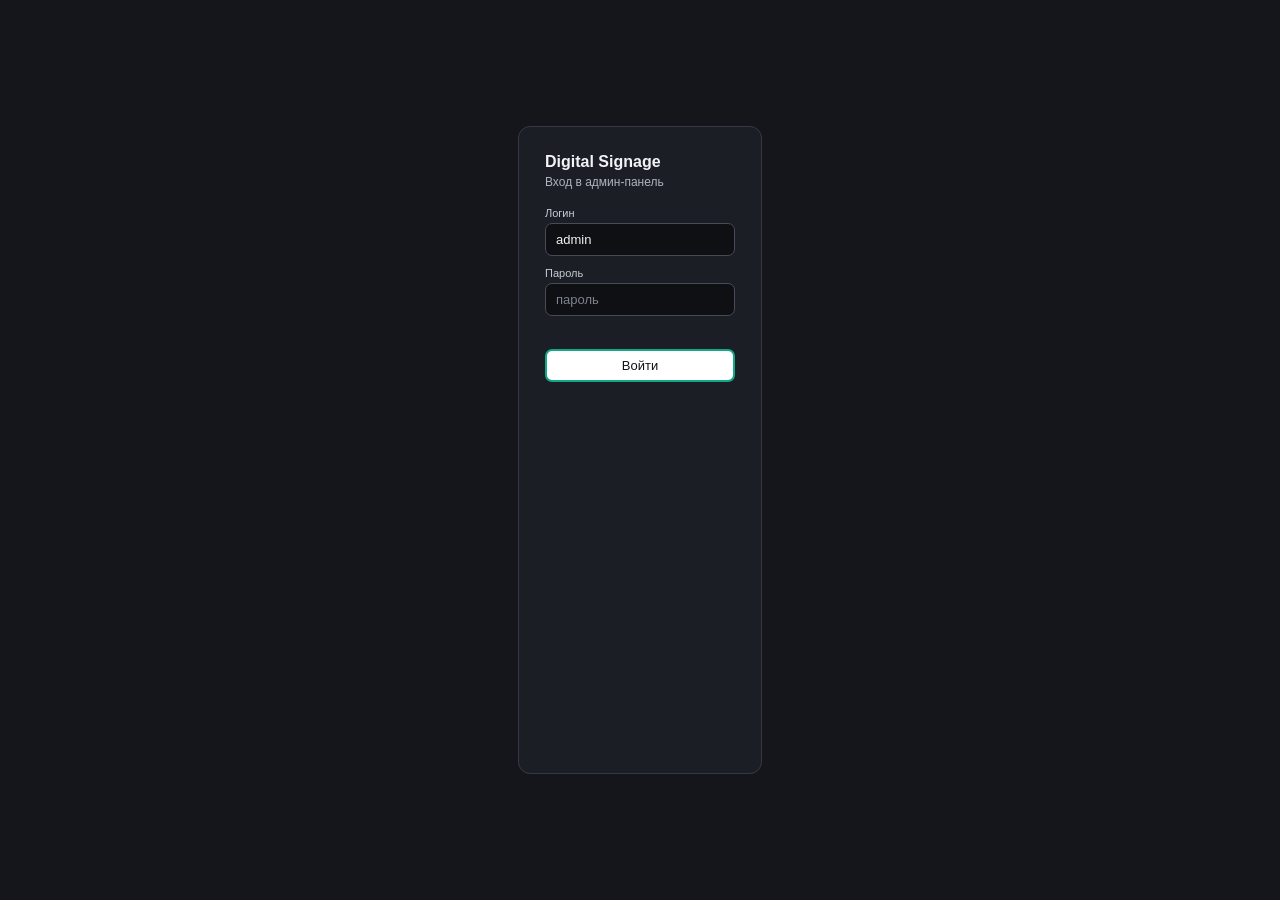
<file: server/static/index.html>
<!DOCTYPE html>
<html lang="ru">
<head>
<meta charset="UTF-8">
<meta name="viewport" content="width=device-width, initial-scale=1.0">
<title>Digital Signage — Админ-панель</title>
<link rel="stylesheet" href="css/style.css?v=20261105">

</head>
<body>
<div id="app"></div>
<div id="toast" class="toast"></div>

<script src="js/core/api.js?v=20261104"></script>
<script src="js/core/auth.js?v=20261104"></script>
<script src="js/core/layout.js?v=20261028"></script>
<script src="js/core/helpers.js?v=20261028"></script>
<script src="js/core/modal.js?v=20261026"></script>
<script src="js/views/dashboard.js?v=20261107"></script>
<script src="js/views/offsite.js?v=20261108"></script>
<script src="js/views/screens.js?v=20261103"></script>
<script src="js/views/media.js?v=20261104"></script>
<script src="js/views/media-preview.js?v=20261104"></script>
<script src="js/views/playlists.js?v=20261028"></script>
<script src="js/views/playlist-editor.js?v=20261028"></script>
<script src="js/views/placement-editor.js?v=20261028c"></script>
<script src="js/views/network-live.js?v=20261030b"></script>
<script src="js/views/broadcast-window.js?v=20261030a"></script>
<script src="js/views/ticker.js?v=20261103"></script>
<script src="js/views/schedule.js?v=20261028"></script>
<script src="js/views/reports.js?v=20260727e"></script>
<script src="js/views/campaigns.js?v=20260707"></script>
<script src="js/views/moderation.js?v=20261104"></script>
<script src="js/views/billing.js?v=20260706c"></script>
<script src="js/views/advertisers.js?v=20260728c"></script>
<script src="js/views/ota.js?v=20261028"></script>
<script src="js/views/settings.js?v=20261105"></script>
<script>
function val(id){ const e=document.getElementById(id); return e?e.value.trim():''; }

// старт
async function boot(){
  try{
    ME = await api('/me');
  }catch(e){ /* токен невалиден — api() уже покажет логин */ return; }
  // Форс-смена пароля по умолчанию: панель не открываем, пока не сменён.
  if(ME && ME.must_change_password){ renderForcePassword(); return; }
  // Cookie файлов медиатеки — до отрисовки: миниатюры первого же вью без неё
  // получили бы 401. Рекламодателю медиатека не положена.
  if(ME.role !== 'advertiser') await mediaSession();
  // Рекламодателю дашборд сети не положен — сразу его кабинет.
  renderApp(); nav(ME.role === 'advertiser' ? 'advertisers' : 'dash');
  // отметка активности (для отчёта по сессиям): сразу и каждые 2 минуты
  api('/session/ping',{method:'POST'}).catch(()=>{});
  setInterval(()=>{ if(TOKEN) api('/session/ping',{method:'POST'}).catch(()=>{}); }, 120000);
}
if(TOKEN){ boot(); } else { renderLogin(); }
</script>
<!-- ═══ WebSocket Real-Time Дашборд -->
<script src="js/core/ws-dashboard.js?v=20261030a"></script>
</body>
</html>
</file>
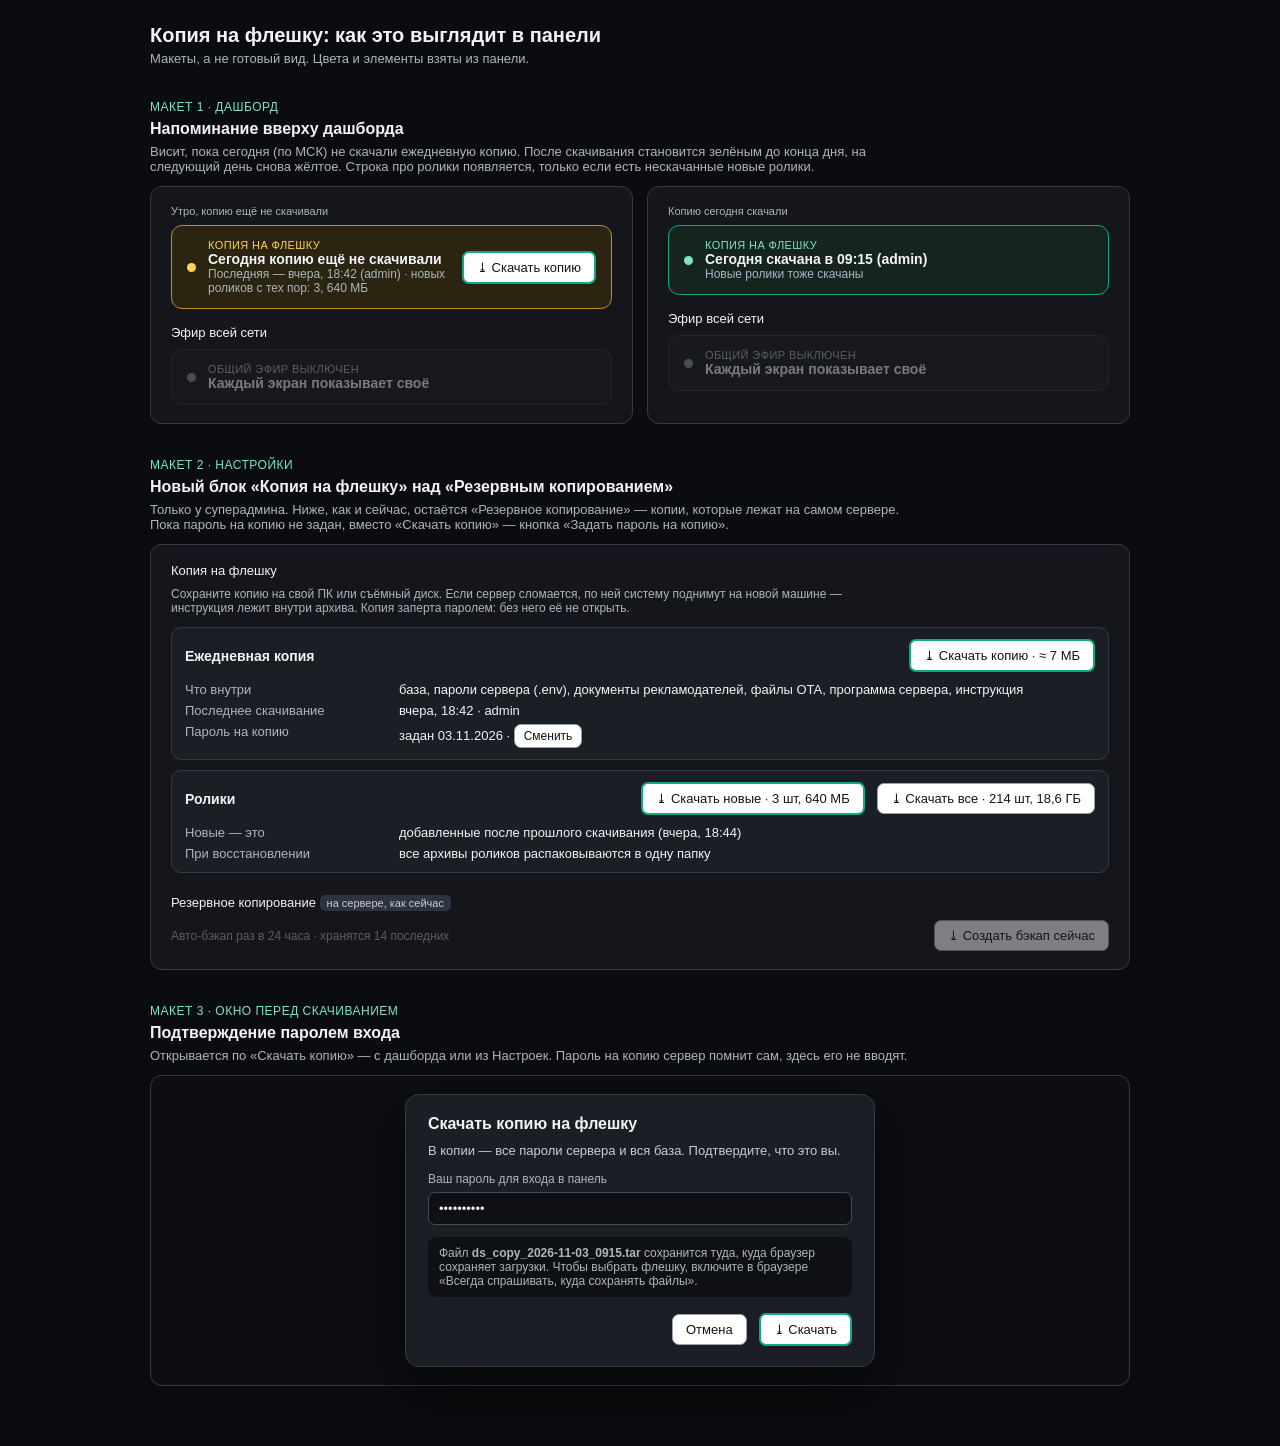
<file: docs/superpowers/specs/2026-11-03-offsite-copy-mockups.html>
<!DOCTYPE html>
<html lang="ru"><head><meta charset="utf-8"><title>Копия на флешку — макеты</title>
<!-- Одобрено пользователем 03.11.2026: макет 1 (дашборд), 2 (Настройки), 3 (окно перед скачиванием).
     Ответы: видит только суперадмин; без пароля на копию — кнопка «Задать пароль на копию»; MAX пока не надо. -->
<style>
:root{--bg:#14161b;--bg2:#0e1014;--panel:#1b1e25;--border:#2a2e37;--border2:#343a45;--txt:#f1f3f6;--txt2:#c7ccd4;--muted:#aeb4be;--dim:#8b919c;--accent:#7fe3c4;--accent2:#12a886;--danger:#ff8a7a;--danger2:#d83a2d;--warn:#ffd34d;}
*{box-sizing:border-box}
body{margin:0;background:#0b0c0f;color:var(--txt);font:14px -apple-system,BlinkMacSystemFont,"Segoe UI",Roboto,Arial,sans-serif;padding:24px 16px 60px}
.wrap{max-width:980px;margin:0 auto}
h1{font-size:20px;margin:0 0 4px} .lead{color:var(--muted);margin:0 0 26px;font-size:13px}
.step{font-size:12px;color:var(--accent);text-transform:uppercase;letter-spacing:.5px;margin:34px 0 6px}
h2{font-size:16px;margin:0 0 6px} .note{color:var(--muted);font-size:13px;margin:0 0 12px;max-width:760px}
.screen{background:var(--bg);border:1px solid var(--border2);border-radius:12px;padding:18px 20px}
.sec{font-size:13px;font-weight:500;margin:16px 0 9px}.sec:first-child{margin-top:0}
.muted{color:var(--muted)}
.cell{background:var(--panel);border:0.5px solid var(--border2);border-radius:10px;padding:11px 13px}
.banner{border-radius:11px;padding:13px 15px;display:flex;align-items:center;gap:12px;flex-wrap:wrap}
.banner.warn{background:#2a2410;border:1px solid #b8901f}
.banner.ok{background:#15241f;border:1px solid var(--accent2)}
.banner.off{background:var(--panel);border:0.5px solid var(--border2)}
.dot{width:9px;height:9px;border-radius:50%;flex:none}
.cap{font-size:11px;text-transform:uppercase;letter-spacing:.4px}
.btn{background:#fff;color:#111418;border:1px solid #9aa0ab;border-radius:7px;padding:7px 13px;font-size:13px;font-weight:500;display:inline-flex;align-items:center;gap:6px;cursor:default;white-space:nowrap}
.btn.primary{border:2px solid var(--accent2)} .btn.small{padding:4px 9px;font-size:12px}
.inp{width:100%;background:var(--bg2);border:0.5px solid #454b57;border-radius:7px;color:var(--txt);font-size:13px;padding:8px 10px}
.row{display:flex;align-items:center;gap:12px;flex-wrap:wrap}
.kv{display:grid;grid-template-columns:200px 1fr;gap:6px 14px;font-size:13px}
.kv .k{color:var(--muted)}
.ghost{opacity:.45}
.tag{display:inline-block;font-size:11px;padding:2px 7px;border-radius:5px;background:#2d3340;color:var(--txt2)}
.modal{max-width:470px;margin:0 auto;background:var(--panel);border:1px solid var(--border2);border-radius:14px;padding:20px 22px;box-shadow:0 20px 60px #0008}
.modal h3{margin:0 0 10px;font-size:16px}
.hint{font-size:12px;color:var(--muted);background:var(--bg2);border-radius:8px;padding:9px 11px;margin-top:12px}
.two{display:grid;grid-template-columns:1fr 1fr;gap:14px} @media(max-width:760px){.two{grid-template-columns:1fr}.kv{grid-template-columns:1fr}}
.q{margin-top:10px;font-size:13px;color:var(--warn)}
</style></head><body><div class="wrap">

<h1>Копия на флешку: как это выглядит в панели</h1>
<p class="lead">Макеты, а не готовый вид. Цвета и элементы взяты из панели.</p>

<div class="step">Макет 1 · Дашборд</div>
<h2>Напоминание вверху дашборда</h2>
<p class="note">Висит, пока сегодня (по МСК) не скачали ежедневную копию. После скачивания становится зелёным до конца дня, на следующий день снова жёлтое. Строка про ролики появляется, только если есть нескачанные новые ролики.</p>
<div class="two">
  <div class="screen">
    <div class="muted" style="font-size:11px;margin-bottom:8px">Утро, копию ещё не скачивали</div>
    <div class="banner warn">
      <span class="dot" style="background:var(--warn)"></span>
      <div style="flex:1;min-width:200px">
        <div class="cap" style="color:var(--warn)">Копия на флешку</div>
        <div style="font-weight:600">Сегодня копию ещё не скачивали</div>
        <div class="muted" style="font-size:12px">Последняя — вчера, 18:42 (admin) · новых роликов с тех пор: 3, 640 МБ</div>
      </div>
      <span class="btn primary">⤓ Скачать копию</span>
    </div>
    <div class="sec">Эфир всей сети</div>
    <div class="banner off ghost"><span class="dot" style="background:var(--dim)"></span><div><div class="cap muted">Общий эфир выключен</div><div style="font-weight:600">Каждый экран показывает своё</div></div></div>
  </div>
  <div class="screen">
    <div class="muted" style="font-size:11px;margin-bottom:8px">Копию сегодня скачали</div>
    <div class="banner ok">
      <span class="dot" style="background:var(--accent)"></span>
      <div style="flex:1;min-width:200px">
        <div class="cap" style="color:var(--accent)">Копия на флешку</div>
        <div style="font-weight:600">Сегодня скачана в 09:15 (admin)</div>
        <div class="muted" style="font-size:12px">Новые ролики тоже скачаны</div>
      </div>
    </div>
    <div class="sec">Эфир всей сети</div>
    <div class="banner off ghost"><span class="dot" style="background:var(--dim)"></span><div><div class="cap muted">Общий эфир выключен</div><div style="font-weight:600">Каждый экран показывает своё</div></div></div>
  </div>
</div>

<div class="step">Макет 2 · Настройки</div>
<h2>Новый блок «Копия на флешку» над «Резервным копированием»</h2>
<p class="note">Только у суперадмина. Ниже, как и сейчас, остаётся «Резервное копирование» — копии, которые лежат на самом сервере. Пока пароль на копию не задан, вместо «Скачать копию» — кнопка «Задать пароль на копию».</p>
<div class="screen">
  <div class="sec">Копия на флешку</div>
  <div class="muted" style="font-size:12px;margin-bottom:12px;max-width:720px">Сохраните копию на свой ПК или съёмный диск. Если сервер сломается, по ней систему поднимут на новой машине — инструкция лежит внутри архива. Копия заперта паролем: без него её не открыть.</div>
  <div class="cell" style="margin-bottom:10px">
    <div class="row" style="margin-bottom:10px">
      <div style="font-weight:600;flex:1">Ежедневная копия</div>
      <span class="btn primary">⤓ Скачать копию · ≈ 7 МБ</span>
    </div>
    <div class="kv">
      <div class="k">Что внутри</div><div>база, пароли сервера (.env), документы рекламодателей, файлы OTA, программа сервера, инструкция</div>
      <div class="k">Последнее скачивание</div><div>вчера, 18:42 · admin</div>
      <div class="k">Пароль на копию</div><div>задан 03.11.2026 · <span class="btn small">Сменить</span></div>
    </div>
  </div>
  <div class="cell">
    <div class="row" style="margin-bottom:10px">
      <div style="font-weight:600;flex:1">Ролики</div>
      <span class="btn primary">⤓ Скачать новые · 3 шт, 640 МБ</span>
      <span class="btn">⤓ Скачать все · 214 шт, 18,6 ГБ</span>
    </div>
    <div class="kv">
      <div class="k">Новые — это</div><div>добавленные после прошлого скачивания (вчера, 18:44)</div>
      <div class="k">При восстановлении</div><div>все архивы роликов распаковываются в одну папку</div>
    </div>
  </div>
  <div class="sec" style="margin-top:22px">Резервное копирование <span class="tag">на сервере, как сейчас</span></div>
  <div class="row ghost"><span class="muted" style="font-size:12px">Авто-бэкап раз в 24 часа · хранятся 14 последних</span><span class="btn" style="margin-left:auto">⤓ Создать бэкап сейчас</span></div>
</div>

<div class="step">Макет 3 · Окно перед скачиванием</div>
<h2>Подтверждение паролем входа</h2>
<p class="note">Открывается по «Скачать копию» — с дашборда или из Настроек. Пароль на копию сервер помнит сам, здесь его не вводят.</p>
<div class="screen" style="background:#0d0e12">
  <div class="modal">
    <h3>Скачать копию на флешку</h3>
    <div style="font-size:13px;color:var(--txt2)">В копии — все пароли сервера и вся база. Подтвердите, что это вы.</div>
    <div style="margin:14px 0 6px;font-size:12px" class="muted">Ваш пароль для входа в панель</div>
    <input class="inp" type="password" value="••••••••••">
    <div class="hint">Файл <b>ds_copy_2026-11-03_0915.tar</b> сохранится туда, куда браузер сохраняет загрузки. Чтобы выбрать флешку, включите в браузере «Всегда спрашивать, куда сохранять файлы».</div>
    <div class="row" style="margin-top:16px;justify-content:flex-end">
      <span class="btn">Отмена</span><span class="btn primary">⤓ Скачать</span>
    </div>
  </div>
</div>

</div></body></html>
</file>
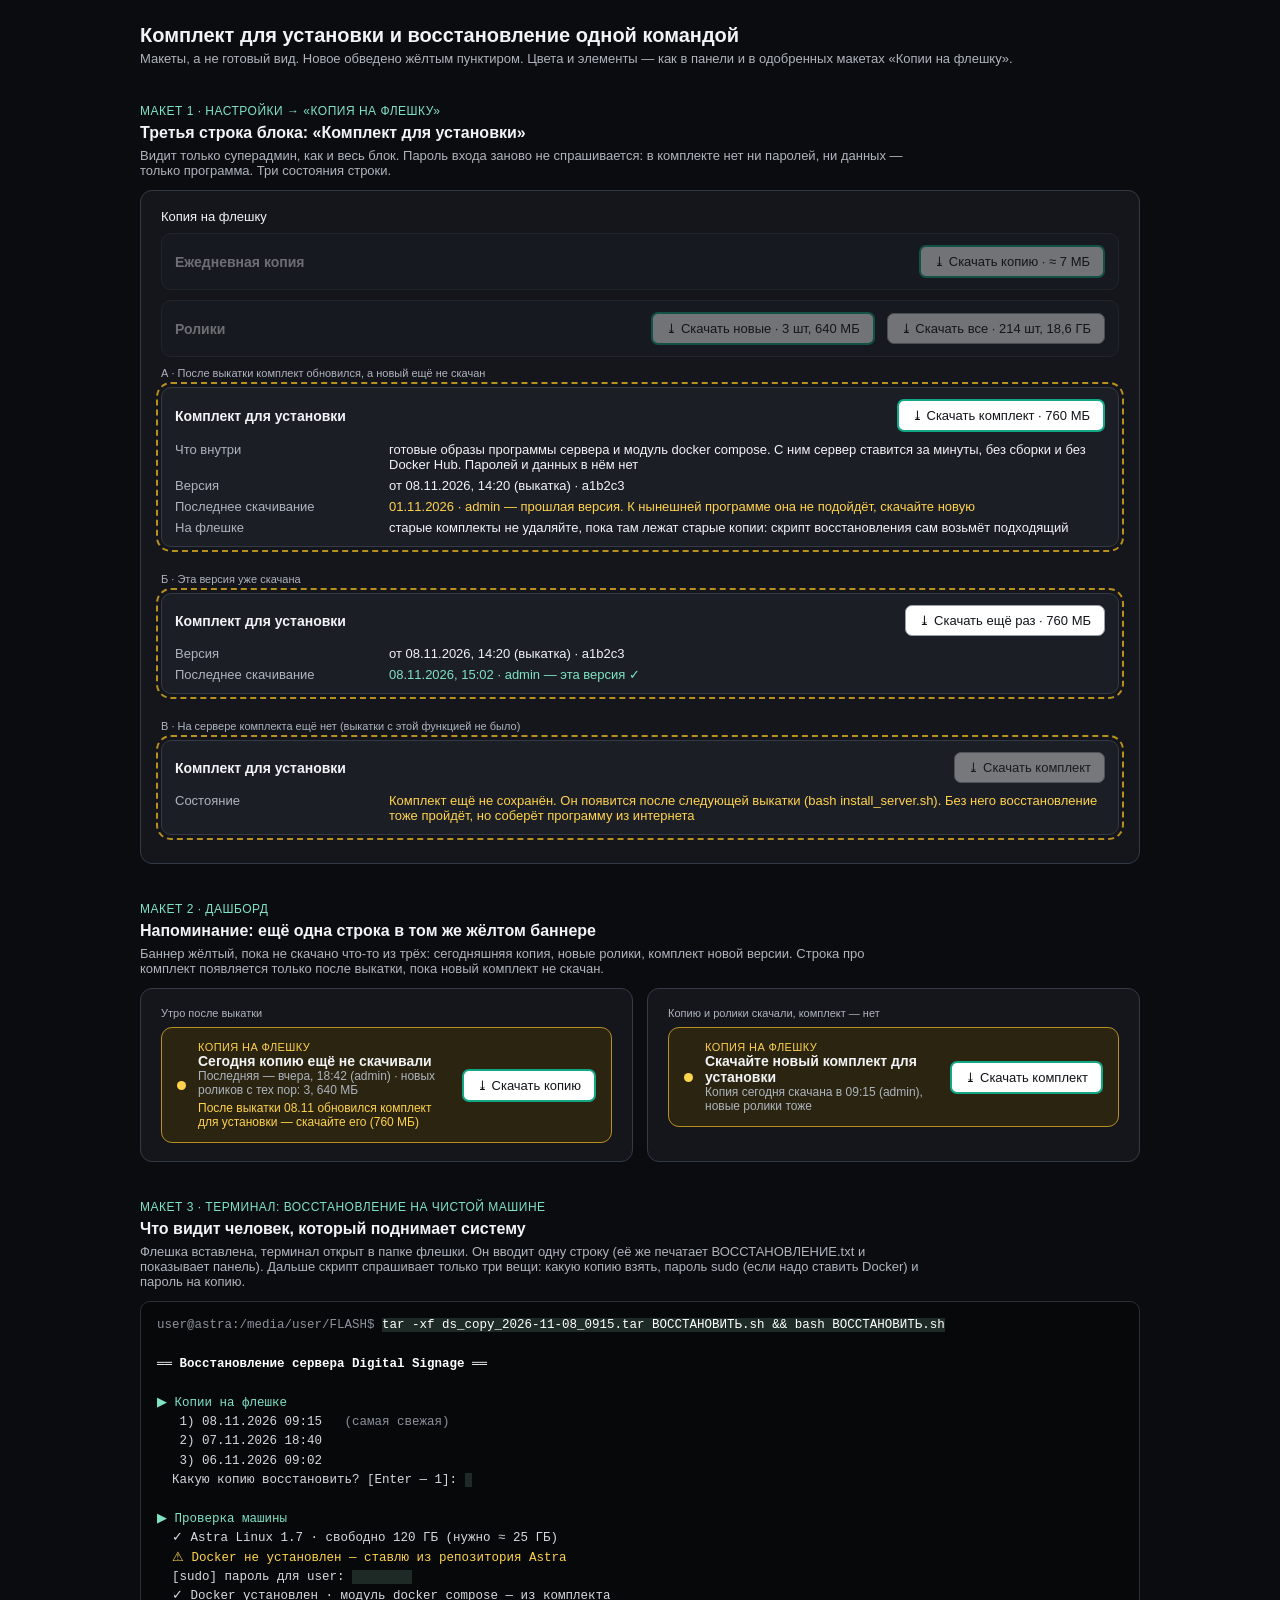
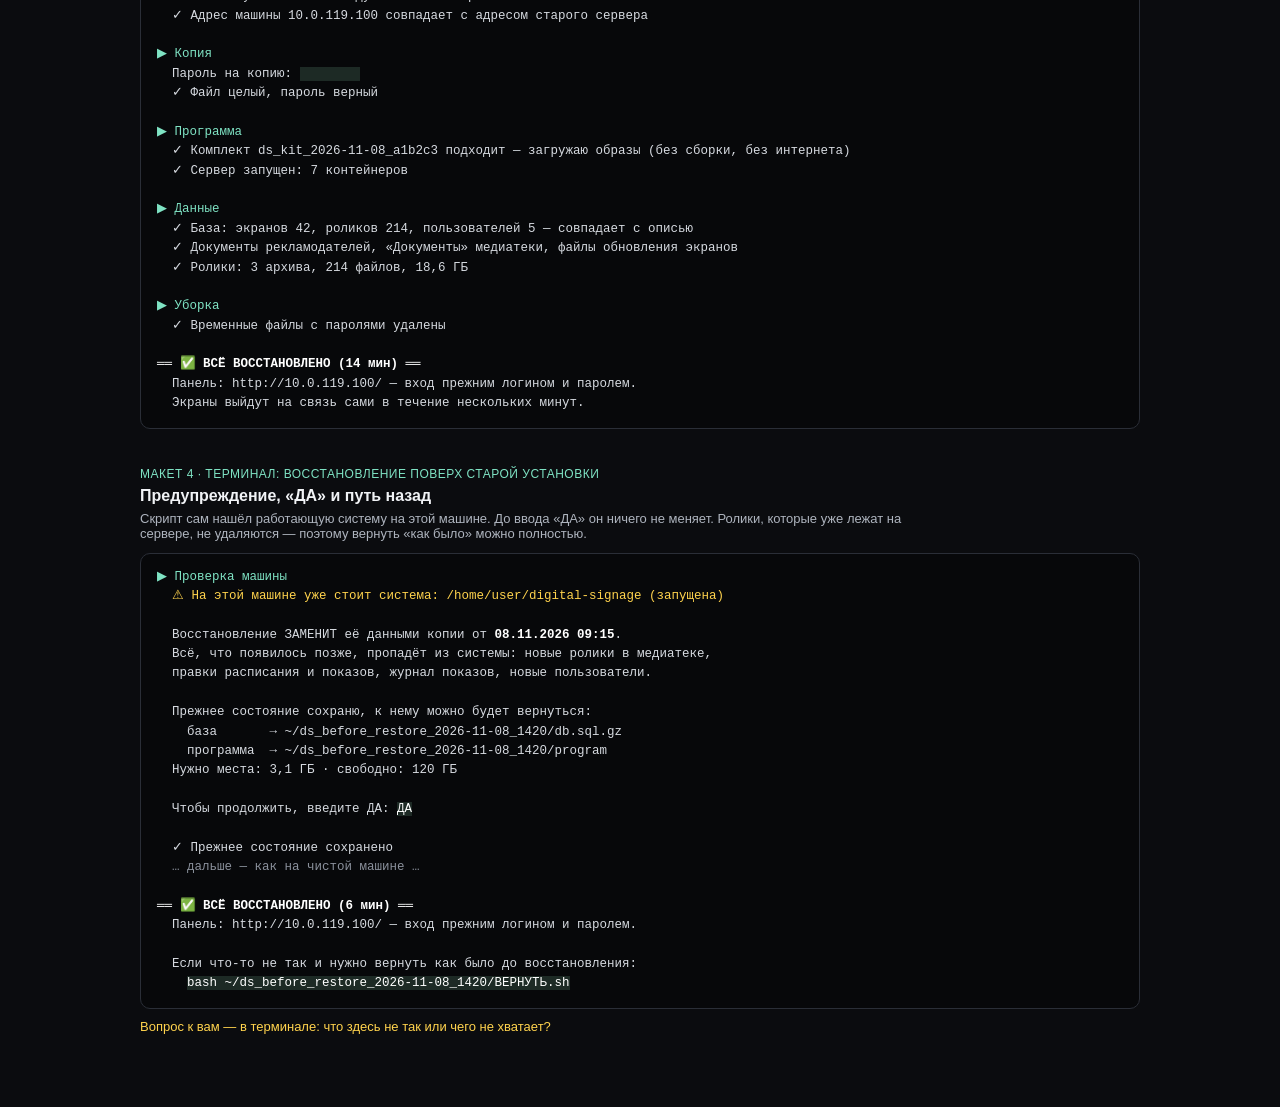
<file: docs/superpowers/specs/2026-11-09-offline-kit-restore-mockups.html>
<!DOCTYPE html>
<html lang="ru"><head><meta charset="utf-8"><title>Комплект и восстановление — макеты</title>
<!-- Одобрено пользователем 09.11.2026: макеты 1 (Настройки), 2 (дашборд), 3 (терминал, чистая машина), 4 (терминал, поверх старой установки). Имена скриптов в итоге латиницей: restore.sh / rollback.sh (см. описание §12). -->
<style>
:root{--bg:#14161b;--bg2:#0e1014;--panel:#1b1e25;--border:#2a2e37;--border2:#343a45;--txt:#f1f3f6;--txt2:#c7ccd4;--muted:#aeb4be;--dim:#8b919c;--accent:#7fe3c4;--accent2:#12a886;--danger:#ff8a7a;--warn:#ffd34d;}
*{box-sizing:border-box}
body{margin:0;background:#0b0c0f;color:var(--txt);font:14px -apple-system,BlinkMacSystemFont,"Segoe UI",Roboto,Arial,sans-serif;padding:24px 16px 60px}
.wrap{max-width:1000px;margin:0 auto}
h1{font-size:20px;margin:0 0 4px} .lead{color:var(--muted);margin:0 0 26px;font-size:13px}
.step{font-size:12px;color:var(--accent);text-transform:uppercase;letter-spacing:.5px;margin:38px 0 6px}
h2{font-size:16px;margin:0 0 6px} .note{color:var(--muted);font-size:13px;margin:0 0 12px;max-width:780px}
.screen{background:var(--bg);border:1px solid var(--border2);border-radius:12px;padding:18px 20px}
.sec{font-size:13px;font-weight:500;margin:16px 0 9px}.sec:first-child{margin-top:0}
.muted{color:var(--muted)}
.cell{background:var(--panel);border:0.5px solid var(--border2);border-radius:10px;padding:11px 13px;margin-bottom:10px}
.cell.new{outline:2px dashed #b8901f;outline-offset:3px}
.banner{border-radius:11px;padding:13px 15px;display:flex;align-items:center;gap:12px;flex-wrap:wrap}
.banner.warn{background:#2a2410;border:1px solid #b8901f}
.banner.ok{background:#15241f;border:1px solid var(--accent2)}
.dot{width:9px;height:9px;border-radius:50%;flex:none}
.cap{font-size:11px;text-transform:uppercase;letter-spacing:.4px}
.btn{background:#fff;color:#111418;border:1px solid #9aa0ab;border-radius:7px;padding:7px 13px;font-size:13px;font-weight:500;display:inline-flex;align-items:center;gap:6px;white-space:nowrap}
.btn.primary{border:2px solid var(--accent2)} .btn.small{padding:4px 9px;font-size:12px} .btn.off{opacity:.4}
.row{display:flex;align-items:center;gap:12px;flex-wrap:wrap}
.kv{display:grid;grid-template-columns:200px 1fr;gap:6px 14px;font-size:13px}
.kv .k{color:var(--muted)}
.ghost{opacity:.4}
.w{color:var(--warn)} .g{color:var(--accent)}
.three{display:grid;grid-template-columns:1fr;gap:16px}
.lbl{font-size:11px;color:var(--muted);margin-bottom:8px}
.two{display:grid;grid-template-columns:1fr 1fr;gap:14px} @media(max-width:820px){.two{grid-template-columns:1fr}.kv{grid-template-columns:1fr}}
.term{background:#07080a;border:1px solid #2a2e37;border-radius:10px;padding:14px 16px;font:12.5px/1.55 ui-monospace,Menlo,Consolas,monospace;color:#d6dae0;white-space:pre-wrap;overflow-x:auto}
.term .p{color:#7fe3c4} .term .y{color:#ffd34d} .term .r{color:#ff8a7a} .term .d{color:#8b919c} .term .b{font-weight:700;color:#fff} .term .in{background:#1d2a25;color:#fff}
.q{margin-top:10px;font-size:13px;color:var(--warn)}
</style></head><body><div class="wrap">

<h1>Комплект для установки и восстановление одной командой</h1>
<p class="lead">Макеты, а не готовый вид. Новое обведено жёлтым пунктиром. Цвета и элементы — как в панели и в одобренных макетах «Копии на флешку».</p>

<div class="step">Макет 1 · Настройки → «Копия на флешку»</div>
<h2>Третья строка блока: «Комплект для установки»</h2>
<p class="note">Видит только суперадмин, как и весь блок. Пароль входа заново не спрашивается: в комплекте нет ни паролей, ни данных — только программа. Три состояния строки.</p>
<div class="screen">
  <div class="sec">Копия на флешку</div>
  <div class="cell ghost">
    <div class="row"><div style="font-weight:600;flex:1">Ежедневная копия</div><span class="btn primary">⤓ Скачать копию · ≈ 7 МБ</span></div>
  </div>
  <div class="cell ghost">
    <div class="row"><div style="font-weight:600;flex:1">Ролики</div><span class="btn primary">⤓ Скачать новые · 3 шт, 640 МБ</span><span class="btn">⤓ Скачать все · 214 шт, 18,6 ГБ</span></div>
  </div>

  <div class="three">
    <div>
      <div class="lbl">А · После выкатки комплект обновился, а новый ещё не скачан</div>
      <div class="cell new">
        <div class="row" style="margin-bottom:10px">
          <div style="font-weight:600;flex:1">Комплект для установки</div>
          <span class="btn primary">⤓ Скачать комплект · 760 МБ</span>
        </div>
        <div class="kv">
          <div class="k">Что внутри</div><div>готовые образы программы сервера и модуль docker compose. С ним сервер ставится за минуты, без сборки и без Docker Hub. Паролей и данных в нём нет</div>
          <div class="k">Версия</div><div>от 08.11.2026, 14:20 (выкатка) · a1b2c3</div>
          <div class="k">Последнее скачивание</div><div class="w">01.11.2026 · admin — прошлая версия. К нынешней программе она не подойдёт, скачайте новую</div>
          <div class="k">На флешке</div><div>старые комплекты не удаляйте, пока там лежат старые копии: скрипт восстановления сам возьмёт подходящий</div>
        </div>
      </div>
    </div>
    <div>
      <div class="lbl">Б · Эта версия уже скачана</div>
      <div class="cell new">
        <div class="row" style="margin-bottom:10px">
          <div style="font-weight:600;flex:1">Комплект для установки</div>
          <span class="btn">⤓ Скачать ещё раз · 760 МБ</span>
        </div>
        <div class="kv">
          <div class="k">Версия</div><div>от 08.11.2026, 14:20 (выкатка) · a1b2c3</div>
          <div class="k">Последнее скачивание</div><div class="g">08.11.2026, 15:02 · admin — эта версия ✓</div>
        </div>
      </div>
    </div>
    <div>
      <div class="lbl">В · На сервере комплекта ещё нет (выкатки с этой функцией не было)</div>
      <div class="cell new">
        <div class="row" style="margin-bottom:10px">
          <div style="font-weight:600;flex:1">Комплект для установки</div>
          <span class="btn off">⤓ Скачать комплект</span>
        </div>
        <div class="kv">
          <div class="k">Состояние</div><div class="w">Комплект ещё не сохранён. Он появится после следующей выкатки (bash install_server.sh). Без него восстановление тоже пройдёт, но соберёт программу из интернета</div>
        </div>
      </div>
    </div>
  </div>
</div>

<div class="step">Макет 2 · Дашборд</div>
<h2>Напоминание: ещё одна строка в том же жёлтом баннере</h2>
<p class="note">Баннер жёлтый, пока не скачано что-то из трёх: сегодняшняя копия, новые ролики, комплект новой версии. Строка про комплект появляется только после выкатки, пока новый комплект не скачан.</p>
<div class="two">
  <div class="screen">
    <div class="lbl">Утро после выкатки</div>
    <div class="banner warn">
      <span class="dot" style="background:var(--warn)"></span>
      <div style="flex:1;min-width:220px">
        <div class="cap w">Копия на флешку</div>
        <div style="font-weight:600">Сегодня копию ещё не скачивали</div>
        <div class="muted" style="font-size:12px">Последняя — вчера, 18:42 (admin) · новых роликов с тех пор: 3, 640 МБ</div>
        <div style="font-size:12px;margin-top:4px" class="w">После выкатки 08.11 обновился комплект для установки — скачайте его (760 МБ)</div>
      </div>
      <span class="btn primary">⤓ Скачать копию</span>
    </div>
  </div>
  <div class="screen">
    <div class="lbl">Копию и ролики скачали, комплект — нет</div>
    <div class="banner warn">
      <span class="dot" style="background:var(--warn)"></span>
      <div style="flex:1;min-width:220px">
        <div class="cap w">Копия на флешку</div>
        <div style="font-weight:600">Скачайте новый комплект для установки</div>
        <div class="muted" style="font-size:12px">Копия сегодня скачана в 09:15 (admin), новые ролики тоже</div>
      </div>
      <span class="btn primary">⤓ Скачать комплект</span>
    </div>
  </div>
</div>

<div class="step">Макет 3 · Терминал: восстановление на чистой машине</div>
<h2>Что видит человек, который поднимает систему</h2>
<p class="note">Флешка вставлена, терминал открыт в папке флешки. Он вводит одну строку (её же печатает ВОССТАНОВЛЕНИЕ.txt и показывает панель). Дальше скрипт спрашивает только три вещи: какую копию взять, пароль sudo (если надо ставить Docker) и пароль на копию.</p>
<div class="term"><span class="d">user@astra:/media/user/FLASH$</span> <span class="in">tar -xf ds_copy_2026-11-08_0915.tar ВОССТАНОВИТЬ.sh &amp;&amp; bash ВОССТАНОВИТЬ.sh</span>

<span class="b">══ Восстановление сервера Digital Signage ══</span>

<span class="p">▶ Копии на флешке</span>
   1) 08.11.2026 09:15   <span class="d">(самая свежая)</span>
   2) 07.11.2026 18:40
   3) 06.11.2026 09:02
  Какую копию восстановить? [Enter — 1]: <span class="in"> </span>

<span class="p">▶ Проверка машины</span>
  ✓ Astra Linux 1.7 · свободно 120 ГБ (нужно ≈ 25 ГБ)
  <span class="y">⚠ Docker не установлен — ставлю из репозитория Astra</span>
  [sudo] пароль для user: <span class="in">        </span>
  ✓ Docker установлен · модуль docker compose — из комплекта
  ✓ Адрес машины 10.0.119.100 совпадает с адресом старого сервера

<span class="p">▶ Копия</span>
  Пароль на копию: <span class="in">        </span>
  ✓ Файл целый, пароль верный

<span class="p">▶ Программа</span>
  ✓ Комплект ds_kit_2026-11-08_a1b2c3 подходит — загружаю образы (без сборки, без интернета)
  ✓ Сервер запущен: 7 контейнеров

<span class="p">▶ Данные</span>
  ✓ База: экранов 42, роликов 214, пользователей 5 — совпадает с описью
  ✓ Документы рекламодателей, «Документы» медиатеки, файлы обновления экранов
  ✓ Ролики: 3 архива, 214 файлов, 18,6 ГБ

<span class="p">▶ Уборка</span>
  ✓ Временные файлы с паролями удалены

<span class="b g">══ ✅ ВСЁ ВОССТАНОВЛЕНО (14 мин) ══</span>
  Панель: http://10.0.119.100/ — вход прежним логином и паролем.
  Экраны выйдут на связь сами в течение нескольких минут.
</div>

<div class="step">Макет 4 · Терминал: восстановление поверх старой установки</div>
<h2>Предупреждение, «ДА» и путь назад</h2>
<p class="note">Скрипт сам нашёл работающую систему на этой машине. До ввода «ДА» он ничего не меняет. Ролики, которые уже лежат на сервере, не удаляются — поэтому вернуть «как было» можно полностью.</p>
<div class="term"><span class="p">▶ Проверка машины</span>
  <span class="y">⚠ На этой машине уже стоит система: /home/user/digital-signage (запущена)</span>

  Восстановление ЗАМЕНИТ её данными копии от <span class="b">08.11.2026 09:15</span>.
  Всё, что появилось позже, пропадёт из системы: новые ролики в медиатеке,
  правки расписания и показов, журнал показов, новые пользователи.

  Прежнее состояние сохраню, к нему можно будет вернуться:
    база       → ~/ds_before_restore_2026-11-08_1420/db.sql.gz
    программа  → ~/ds_before_restore_2026-11-08_1420/program
  Нужно места: 3,1 ГБ · свободно: 120 ГБ

  Чтобы продолжить, введите ДА: <span class="in">ДА</span>

  ✓ Прежнее состояние сохранено
  <span class="d">… дальше — как на чистой машине …</span>

<span class="b g">══ ✅ ВСЁ ВОССТАНОВЛЕНО (6 мин) ══</span>
  Панель: http://10.0.119.100/ — вход прежним логином и паролем.

  Если что-то не так и нужно вернуть как было до восстановления:
    <span class="in">bash ~/ds_before_restore_2026-11-08_1420/ВЕРНУТЬ.sh</span>
</div>

<p class="q">Вопрос к вам — в терминале: что здесь не так или чего не хватает?</p>

</div></body></html>
</file>
<file: server/static/css/style.css>
:root{
    --bg:#14161b; --bg2:#0e1014; --panel:#1b1e25; --border:#2a2e37; --border2:#343a45;
    --txt:#f1f3f6; --txt2:#c7ccd4; --muted:#aeb4be; --dim:#8b919c;
    --accent:#7fe3c4; --accent2:#12a886; --danger:#ff8a7a; --danger2:#d83a2d;
    --c-coca:#ff6b5e; --c-nike:#f5b73d; --c-pepsi:#5ba3ec; --c-local:#7fe3c4;
    --dup-bg:#5a3b00; --dup-fg:#ffd98a;   /* метка «дубль» (окно плейлиста и медиатека) */
    --font:-apple-system,BlinkMacSystemFont,"Segoe UI",Roboto,"Helvetica Neue",Arial,sans-serif;
  }
  *{box-sizing:border-box;}
  body{margin:0;background:var(--bg);color:var(--txt);font-family:var(--font);font-size:14px;}
  a{color:inherit;text-decoration:none;}
  button{font-family:inherit;}

  /* layout */
  #app{display:flex;min-height:100vh;}
  nav{width:200px;flex-shrink:0;background:var(--bg2);border-right:0.5px solid var(--border);padding:16px 0;position:sticky;top:0;height:100vh;}
  .brand{padding:0 18px 16px;font-size:14px;font-weight:600;color:var(--txt);}
  .nav{display:block;padding:10px 18px;font-size:13px;color:var(--txt2);cursor:pointer;border-left:2px solid transparent;}
  .nav:hover{background:var(--panel);color:var(--txt);}
  .nav.on{background:var(--panel);color:var(--txt);border-left-color:var(--txt);}
  .nav .ic{display:inline-block;width:18px;text-align:center;margin-right:6px;}
  .sep{border-top:0.5px solid var(--border);margin:12px 16px;}
  main{flex:1;min-width:0;display:flex;flex-direction:column;}
  .top{padding:12px 22px;border-bottom:0.5px solid var(--border);display:flex;align-items:center;gap:10px;flex-wrap:wrap;min-height:30px;}
  .title{font-size:17px;font-weight:500;}
  .top-right{margin-left:auto;display:flex;gap:8px;align-items:center;flex-wrap:wrap;}
  .body{padding:18px 22px;flex:1;}

  /* buttons — белые, видны всегда (как утверждено) */
  .btn{background:#fff !important;color:#111418 !important;border:1px solid #9aa0ab;border-radius:7px;padding:7px 13px;font-size:13px;font-weight:500;cursor:pointer;display:inline-flex;align-items:center;gap:6px;}
  .btn:hover{background:#d6dae1 !important;}
  .btn.primary{border:2px solid var(--accent2);}
  .btn.danger{border:2px solid var(--danger2);}
  .btn:disabled{opacity:.5;cursor:not-allowed;}
  .seg{display:inline-flex;}
  .seg button{background:#fff !important;color:#5a616e !important;border:1px solid #9aa0ab;font-size:13px;font-weight:500;padding:7px 13px;cursor:pointer;}
  .seg button.on{background:#d6dae1 !important;color:#111418 !important;}
  .seg button:hover{background:#d6dae1 !important;}
  .seg button:first-child{border-radius:7px 0 0 7px;}
  .seg button:last-child{border-radius:0 7px 7px 0;border-left:none;}
  .iconbtn{background:#fff !important;color:#111418 !important;border:1px solid #9aa0ab;border-radius:7px;width:32px;height:32px;cursor:pointer;display:inline-flex;align-items:center;justify-content:center;font-size:14px;}
  .iconbtn:hover{background:#d6dae1;}
  .iconbtn.del{border-color:#d83a2d;}

  /* inputs */
  .inp{width:100%;background:var(--bg2);border:0.5px solid #454b57;border-radius:7px;color:var(--txt);font-size:13px;padding:8px 10px;font-family:inherit;}
  .inp:focus{outline:none;border-color:#9aa0ab;}
  .inp::placeholder{color:#7d828c;}
  select.inp{cursor:pointer;}
  .fld{margin-bottom:11px;}
  .fld label{display:block;font-size:11px;color:var(--txt2);margin-bottom:4px;}
  .row{display:flex;gap:10px;}

  /* cards / grids */
  .grid{display:grid;gap:11px;}
  .kpi{background:var(--panel);border:0.5px solid var(--border2);border-radius:10px;padding:13px 15px;}
  .kpi .l{font-size:11px;color:var(--muted);margin-bottom:6px;}
  .kpi .v{font-size:24px;font-weight:600;line-height:1;}
  .kpi .s{font-size:11px;margin-top:5px;color:var(--muted);}
  .cell{background:var(--panel);border:0.5px solid var(--border2);border-radius:10px;padding:11px 13px;}
  .sec{font-size:13px;font-weight:500;margin:18px 0 9px;}
  /* выделенные заголовки разделов в отчётах — чтобы не сливались с данными */
  .rhead{font-size:14px;font-weight:600;color:#0e1014;background:var(--accent);border-radius:7px;padding:7px 12px;margin:20px 0 10px;display:block;width:fit-content;max-width:100%;}
  .muted{color:var(--muted);}
  .dim{color:var(--dim);}
  .chip{display:inline-flex;align-items:center;gap:5px;background:#262b34;border:0.5px solid #454b57;border-radius:6px;padding:3px 8px;font-size:11px;color:var(--txt2);margin:2px 4px 0 0;}
  .dot{width:9px;height:9px;border-radius:50%;display:inline-block;}
  table{width:100%;border-collapse:collapse;}
  th{text-align:left;font-size:11px;color:var(--muted);font-weight:500;padding:8px 10px;border-bottom:0.5px solid var(--border);}
  td{padding:9px 10px;border-bottom:0.5px solid var(--border);font-size:13px;}
  .feed{display:flex;gap:10px;padding:9px 0;border-bottom:0.5px solid #23272f;}
  .feed .fi{width:28px;height:28px;border-radius:7px;display:flex;align-items:center;justify-content:center;font-size:13px;flex-shrink:0;}
  .feed .ft{font-size:12px;}
  .feed .fm{font-size:11px;color:var(--muted);}
  .feed .fz{font-size:11px;color:var(--dim);margin-left:auto;white-space:nowrap;}

  /* calendar */
  .cal{display:grid;grid-template-columns:repeat(7,1fr);gap:5px;}
  .cal .dow{text-align:center;font-size:11px;color:var(--txt2);padding-bottom:2px;}
  .calc{min-height:56px;border:0.5px solid var(--border2);border-radius:7px;padding:4px 5px;cursor:pointer;background:var(--panel);position:relative;}
  .calc:hover{border-color:#9aa0ab;}
  .calc .d{font-size:11px;color:var(--txt2);font-weight:500;}
  .calt{font-size:10px;border-radius:4px;padding:2px 5px;margin-top:3px;display:block;white-space:nowrap;overflow:hidden;text-overflow:ellipsis;color:var(--txt);}
  .ovr{position:absolute;top:5px;right:5px;width:7px;height:7px;border-radius:50%;background:var(--txt);border:1px solid var(--bg);}

  /* misc */
  .banner{border-radius:11px;padding:13px 15px;display:flex;align-items:center;gap:10px;flex-wrap:wrap;}
  .banner.on{background:#15241f;border:1px solid var(--accent2);}
  .banner.off{background:var(--panel);border:0.5px solid var(--border2);}
  .banner.warn{background:#2a2410;border:1px solid #b8901f;}
  .empty{color:var(--muted);font-size:13px;padding:30px 0;text-align:center;}
  .toast{position:fixed;bottom:20px;left:50%;transform:translateX(-50%);background:#fff;color:#111418;padding:10px 18px;border-radius:8px;font-size:13px;font-weight:500;box-shadow:0 6px 24px rgba(0,0,0,.4);opacity:0;transition:opacity .2s;z-index:5000;pointer-events:none;}
  .toast.show{opacity:1;}
  .login{max-width:340px;margin:14vh auto;background:var(--panel);border:0.5px solid var(--border2);border-radius:12px;padding:26px;}
  /* бегущая строка (js/views/ticker.js): превью — кадр 16:9, строка у нижнего края, текст с обводкой (как на экране, без подложки) */
  .tickprev{position:relative;width:100%;aspect-ratio:16/9;background:linear-gradient(135deg,#1b1e25,#0e1014);border:0.5px solid var(--border2);border-radius:10px;overflow:hidden;}
  .tickvid{position:absolute;inset:0;display:flex;align-items:center;justify-content:center;font-size:12px;letter-spacing:.5px;color:rgba(255,255,255,.3);}
  .tickbar{position:absolute;bottom:0;left:0;right:0;overflow:hidden;white-space:nowrap;}
  .tickrun{display:inline-block;padding-left:100%;font-weight:700;line-height:1.25;animation:run 12s linear infinite;text-shadow:-1px -1px 0 #000,1px -1px 0 #000,-1px 1px 0 #000,1px 1px 0 #000,0 2px 3px rgba(0,0,0,.6);}
  @keyframes run{from{transform:translateX(0)}to{transform:translateX(-100%)}}
  /* бегущая строка: «Сейчас идут» и конструктор */
  .tk-sec{margin-top:0;}
  .tk-card{display:flex;gap:11px;align-items:center;background:var(--panel);border:0.5px solid var(--border2);border-radius:10px;padding:10px 13px;margin-bottom:8px;}
  .tk-card.edit{border-color:var(--accent2);}
  .tk-sw{flex:none;width:6px;align-self:stretch;border-radius:3px;}
  .tk-ct{flex:1;min-width:0;}
  .tk-text{display:block;font-size:14px;font-weight:600;overflow-wrap:anywhere;}
  .tk-meta{display:block;margin-top:2px;font-size:12px;color:var(--txt2);overflow-wrap:anywhere;}
  .tk-acts{flex:none;display:flex;gap:7px;}
  .tk-conf{display:flex;flex-wrap:wrap;align-items:baseline;gap:4px 10px;margin-top:5px;font-size:12px;}
  .tk-tog{background:none;border:0;padding:0;font:inherit;font-weight:600;cursor:pointer;color:var(--accent);}
  .tk-conf.bad .tk-tog{color:#f5b73d;}
  .tk-conf.wait .tk-tog{color:var(--txt2);}
  .tk-tog:focus-visible,.tk-col:focus-visible,.tk-opt:focus-visible,.tk-tpl-b:focus-visible,.tk-tpl-x:focus-visible,.tk-tpl-add:focus-visible,.tk-min:focus-visible{outline:2px solid var(--accent);outline-offset:2px;}
  .tk-why{font-size:12px;color:var(--muted);}
  .tk-det{margin:6px 0 0;padding:7px 10px;background:var(--bg2);border-radius:7px;font-size:12px;color:var(--txt2);}
  ul.tk-det{list-style:none;}
  ul.tk-det li{padding:2px 0;overflow-wrap:anywhere;}
  ul.tk-det b{color:var(--txt);font-weight:500;}
  .tk-none{padding:14px;border:0.5px dashed var(--border2);border-radius:10px;color:var(--muted);font-size:13px;text-align:center;}
  .tk-stale{margin-bottom:8px;font-size:12px;color:var(--dup-fg);}
  .tk-cols{display:grid;grid-template-columns:minmax(0,1.15fr) minmax(0,1fr);gap:18px;align-items:start;}
  .tk-right{position:sticky;top:12px;}
  .tk-lbl{display:flex;align-items:baseline;justify-content:space-between;gap:8px;margin:13px 0 5px;font-size:11px;color:var(--txt2);}
  .tk-lbl:first-child,#tk-edit + .tk-lbl{margin-top:0;}
  .tk-lbl label{font-size:11px;}
  .tk-count{color:var(--muted);}
  .tk-count.over{color:var(--danger);font-weight:600;}
  .tk-tpls{display:flex;flex-wrap:wrap;gap:6px;}
  .tk-tpl{display:inline-flex;align-items:stretch;max-width:100%;border:0.5px solid #454b57;border-radius:14px;background:#262b34;overflow:hidden;}
  .tk-tpl button,.tk-tpl-add{font:inherit;font-size:12px;color:var(--txt2);cursor:pointer;}
  .tk-tpl.on{border-color:var(--accent2);background:#15241f;}
  .tk-tpl-b{display:inline-flex;align-items:center;gap:6px;min-width:0;max-width:260px;background:none;border:0;padding:4px 6px 4px 10px;}
  .tk-tpl-b:hover,.tk-tpl-x:hover{color:var(--txt);background:#303642;}
  .tk-tpl-b i{flex:none;width:9px;height:9px;border-radius:50%;}
  .tk-tpl-b span{overflow:hidden;text-overflow:ellipsis;white-space:nowrap;}
  .tk-tpl-x{background:none;border:0;padding:0 9px 0 5px;}
  .tk-tpl-add{background:none;border:0.5px dashed #6b7280;border-radius:14px;padding:4px 10px;color:var(--dim);}
  .tk-tpl-add:hover{color:var(--txt);border-color:#9aa0ab;}
  .tk-look{display:flex;flex-wrap:wrap;align-items:center;gap:10px 16px;}
  .tk-colors{display:flex;gap:7px;}
  .tk-col{width:28px;height:28px;border-radius:7px;border:2px solid transparent;cursor:pointer;padding:0;}
  .tk-col.on{border-color:#fff;box-shadow:0 0 0 1px #000 inset;}
  .tk-pick{display:flex;flex-direction:column;gap:5px;margin-top:9px;max-height:236px;overflow:auto;}
  .tk-opt{display:flex;align-items:center;gap:9px;width:100%;padding:7px 10px;border:0.5px solid var(--border2);border-radius:8px;background:var(--panel);color:var(--txt);font:inherit;font-size:13px;text-align:left;cursor:pointer;}
  .tk-opt:hover{border-color:#9aa0ab;}
  .tk-opt.on{border-color:var(--accent2);background:#15241f;}
  .tk-box{flex:none;width:16px;height:16px;border:1px solid #6b7280;border-radius:4px;font-size:11px;line-height:14px;text-align:center;color:#0e1014;}
  .tk-opt.on .tk-box{background:var(--accent);border-color:var(--accent);}
  .tk-nm{flex:1;min-width:0;overflow-wrap:anywhere;}
  .tk-off{font-size:11px;color:var(--danger);}
  .tk-hint{margin-top:6px;font-size:12px;color:var(--dim);}
  .tk-sub{display:flex;flex-wrap:wrap;align-items:center;gap:8px;margin-top:9px;font-size:13px;color:var(--txt2);}
  .tk-hour,.tk-mins{width:auto;min-width:96px;}
  .tk-mins{width:84px;min-width:0;}
  .tk-bad{border-color:var(--danger2);box-shadow:0 0 0 1px var(--danger2);}
  .tk-bad-t{color:var(--danger);}
  .tk-min{background:#262b34;color:var(--txt2);border:0.5px solid #454b57;border-radius:14px;padding:4px 11px;font:inherit;font-size:12px;cursor:pointer;}
  .tk-min.on{border-color:var(--accent2);color:var(--txt);background:#15241f;}
  .tk-warn{margin-top:13px;padding:9px 12px;border:1px solid #8a6a1f;border-radius:8px;background:#2a2410;color:var(--dup-fg);font-size:12px;}
  .tk-warn-s{color:var(--txt2);}
  .tk-err{margin-top:10px;padding:8px 12px;border-radius:8px;background:#2a1513;border:1px solid var(--danger2);color:var(--danger);font-size:12px;}
  .tk-actions{display:flex;flex-wrap:wrap;align-items:center;gap:10px;margin-top:14px;}
  .tk-editbar{margin-bottom:12px;padding:8px 12px;border:1px solid var(--accent2);border-radius:8px;background:#15241f;font-size:13px;overflow-wrap:anywhere;}
  .tk-editbar.bad{border-color:var(--danger2);background:#2a1513;color:var(--danger);}
  @media(max-width:900px){.tk-cols{grid-template-columns:minmax(0,1fr);}.tk-right{position:static;order:-1;}.tk-card{flex-wrap:wrap;}}
  @media(max-width:640px){nav{width:56px}.brand,.nav span.lbl{display:none}.nav{text-align:center}}

  /* модальные окна (js/core/modal.js): стопкой, нижнее — от z-index 1000, тост (5000) поверх всех */
  body.modal-open{overflow:hidden;}
  .modal-backdrop{position:fixed;inset:0;display:flex;align-items:center;justify-content:center;padding:16px;background:rgba(5,6,8,.72);overscroll-behavior:contain;animation:modalFade .12s ease-out;}
  .modal{display:flex;flex-direction:column;max-height:100%;background:var(--panel);color:var(--txt);border:1px solid var(--border2);border-radius:10px;box-shadow:0 8px 32px rgba(0,0,0,.55);overflow:hidden;animation:modalPop .14s ease-out;}
  .modal:focus{outline:none;}
  .modal-head{display:flex;align-items:center;gap:10px;padding:10px 12px 10px 14px;border-bottom:1px solid var(--border);flex:none;}
  .modal-title{flex:1;min-width:0;margin:0;font-size:14px;font-weight:600;overflow-wrap:anywhere;}
  .modal-x{flex:none;width:30px;height:30px;border:0;border-radius:6px;background:transparent;color:var(--dim);font-size:16px;line-height:1;cursor:pointer;}
  .modal-x:hover{background:var(--bg2);color:var(--txt);}
  .modal-x:focus-visible{outline:2px solid var(--accent);outline-offset:1px;}
  .modal-body{flex:1 1 auto;min-height:0;padding:14px;overflow:auto;}
  .modal-foot{display:flex;align-items:center;justify-content:flex-end;flex-wrap:wrap;gap:10px;padding:10px 14px;border-top:1px solid var(--border);background:var(--bg2);flex:none;}
  @keyframes modalFade{from{opacity:0}to{opacity:1}}
  @keyframes modalPop{from{opacity:0;transform:translateY(6px) scale(.985)}to{opacity:1;transform:none}}
  @media (prefers-reduced-motion:reduce){.modal-backdrop,.modal{animation:none;}}

  /* просмотр ролика (js/views/media-preview.js): кадр слева, сведения справа; на узком экране — сведения под кадром */
  .modal.modal-mprev .modal-body{padding:0;}
  .mprev{display:grid;grid-template-columns:minmax(0,1.6fr) minmax(190px,1fr);align-items:start;}
  .mprev-media{position:relative;aspect-ratio:16/9;background:#000;display:flex;align-items:center;justify-content:center;}
  .mprev-media video,.mprev-media img{display:block;width:100%;height:100%;object-fit:contain;background:#000;}
  .mprev-media video:focus-visible{outline:2px solid var(--accent);outline-offset:-2px;}
  .mprev-err{padding:14px;text-align:center;font-size:12px;color:var(--txt2);}
  .mprev-info{min-width:0;padding:12px 14px;font-size:12px;color:var(--txt2);}
  .mprev-info div{margin-bottom:7px;overflow-wrap:anywhere;}
  .mprev-info div:last-child{margin-bottom:0;}
  .mprev-info b{color:var(--txt);font-weight:500;}
  @media (max-width:640px){
    .mprev{grid-template-columns:minmax(0,1fr);}
    .mprev-info{border-top:1px solid var(--border);}
  }
  /* превью-кнопка в списках медиатеки: клик открывает просмотр */
  .mprev-open{cursor:pointer;}
  .mprev-open:hover{filter:brightness(1.15);}
  .mprev-open:focus-visible{outline:2px solid var(--accent);outline-offset:-2px;}

  /* медиатека (js/views/media.js): метка «дубль» на карточках и окно «Такой ролик уже есть в медиатеке» */
  .mdup-badge{position:absolute;left:6px;bottom:6px;z-index:1;padding:1px 7px;border-radius:5px;font-size:10px;background:var(--dup-bg);color:var(--dup-fg);}
  .mdup-badge.inl{position:static;display:inline-block;margin-left:5px;vertical-align:1px;}
  .mdup-line{margin:-3px 0 7px;font-size:11px;color:var(--dup-fg);overflow-wrap:anywhere;}
  .mdup-line.inl{margin:2px 0 0;}
  .modal.modal-mdup .modal-title::before{content:"\26A0";content:"\26A0" / "";margin-right:8px;font-size:18px;line-height:1;color:var(--c-nike);vertical-align:-2px;}
  .mdup{display:flex;gap:12px;align-items:flex-start;}
  .mdup-th{position:relative;flex:none;width:120px;aspect-ratio:16/9;border-radius:6px;overflow:hidden;background:#0b0d11;display:flex;align-items:center;justify-content:center;color:rgba(255,255,255,.3);font-size:20px;}
  .mdup-th img{position:absolute;inset:0;width:100%;height:100%;object-fit:cover;}
  .mdup-txt{min-width:0;}
  .mdup-txt p{margin:0 0 6px;font-size:13px;color:var(--txt2);overflow-wrap:anywhere;}
  .mdup-txt p:last-child{margin-bottom:0;}
  .mdup-txt b,.mdup-txt .mdup-ttl{color:var(--txt);font-weight:600;}
  .mdup-txt .mdup-meta{font-size:12px;color:var(--dim);}
  @media (max-width:480px){
    .mdup{flex-direction:column;}
  }

  /* окно «Плейлист» (js/views/playlist-editor.js): название, папки, поиск, плитки, предупреждения */
  .modal.modal-pled .modal-body{padding:0;display:flex;flex-direction:column;}
  .pled-name{display:flex;align-items:center;gap:10px;padding:10px 14px;border-bottom:1px solid var(--border);flex:none;}
  .pled-name label{font-size:12px;color:var(--muted);white-space:nowrap;}
  .pled-main{display:flex;height:clamp(260px,52vh,500px);flex:none;}
  .pled-side{width:200px;flex:none;border-right:1px solid var(--border);padding:8px 0;overflow:auto;}
  .pled-side.searching .pled-folder.on{background:transparent;color:var(--txt2);border-left-color:transparent;}
  .pled-folder{display:flex;align-items:baseline;gap:8px;width:100%;text-align:left;background:transparent;border:0;border-left:2px solid transparent;color:var(--txt2);font-size:12px;padding:7px 12px;cursor:pointer;}
  .pled-folder:hover{background:var(--bg2);}
  .pled-folder:focus-visible{outline:2px solid var(--accent);outline-offset:-2px;}
  .pled-folder.on{background:rgba(127,227,196,.12);color:var(--accent);border-left-color:var(--accent);}
  .pled-folder > span:first-child{flex:1;min-width:0;overflow-wrap:anywhere;}
  .pled-cnt{flex:none;color:var(--dim);font-size:11px;}
  .pled-right{flex:1;min-width:0;display:flex;flex-direction:column;}
  .pled-search{display:flex;align-items:center;gap:10px;padding:8px 10px;border-bottom:1px solid var(--border);flex:none;}
  .pled-search .inp{max-width:300px;}
  .pled-found{font-size:11px;color:var(--dim);}
  .pled-grid{flex:1;min-height:0;overflow:auto;padding:10px;display:grid;grid-template-columns:repeat(auto-fill,minmax(150px,1fr));gap:9px;align-content:start;}
  .pled-empty{grid-column:1/-1;padding:30px 10px;text-align:center;font-size:13px;color:var(--muted);}
  .pled-tile{position:relative;background:var(--bg2);border:1px solid var(--border);border-radius:8px;overflow:hidden;}
  .pled-tile:not(.off):not(.sel):not(.over):hover{border-color:#5a616e;}
  .pled-tile.sel{border-color:var(--accent);box-shadow:0 0 0 1px var(--accent);}
  .pled-tile.over{border-color:var(--c-nike);box-shadow:0 0 0 1px var(--c-nike);}
  .pled-pick{cursor:pointer;user-select:none;-webkit-user-select:none;}
  .pled-tile.off:not(.sel) .pled-pick{cursor:default;}
  .pled-tile.off:not(.sel) .pled-chk{display:none;}
  .pled-tile.off .pled-th,.pled-tile.off .pled-tt{opacity:.45;filter:grayscale(1);}
  .pled-thumb{position:relative;}
  .pled-th{position:relative;aspect-ratio:16/9;display:flex;align-items:center;justify-content:center;background:#0b0d11;color:rgba(255,255,255,.3);font-size:20px;overflow:hidden;}
  .pled-th img{position:absolute;inset:0;width:100%;height:100%;object-fit:cover;}
  .pled-chk{position:absolute;top:6px;left:6px;width:20px;height:20px;padding:0;border-radius:5px;border:1.5px solid rgba(255,255,255,.8);background:rgba(0,0,0,.5);color:#0e1014;font-size:11px;font-weight:700;line-height:1;display:flex;align-items:center;justify-content:center;cursor:pointer;}
  .pled-tile.sel .pled-chk{background:var(--accent);border-color:var(--accent);}
  .pled-tile.over .pled-chk{background:var(--c-nike);border-color:var(--c-nike);}
  .pled-chk:focus-visible,.pled-watch:focus-visible,.pled-rep button:focus-visible{outline:2px solid var(--accent);outline-offset:1px;}
  .pled-watch{position:absolute;top:6px;right:6px;padding:2px 7px;border:0;border-radius:10px;background:rgba(0,0,0,.75);color:#fff;font-size:11px;cursor:pointer;}
  .pled-watch:hover{background:rgba(0,0,0,.92);}
  .pled-badge{position:absolute;left:6px;bottom:6px;padding:2px 6px;border-radius:10px;font-size:11px;background:rgba(0,0,0,.75);color:#fff;}
  .pled-dup{background:var(--dup-bg);color:var(--dup-fg);}
  .pled-status{left:auto;right:6px;background:rgba(0,0,0,.8);color:#ffd34d;}
  .pled-status.rej{color:var(--danger);}
  .pled-tt{padding:5px 7px 6px;font-size:12px;overflow-wrap:anywhere;}
  .pled-tt i{display:block;color:var(--dim);font-style:normal;font-size:11px;}
  .pled-tt mark{background:rgba(127,227,196,.3);color:inherit;border-radius:2px;padding:0;}
  .pled-tt i.pled-dupline{color:var(--dup-fg);}
  .pled-rep{display:flex;align-items:center;gap:6px;padding:0 7px 7px;font-size:12px;color:var(--txt2);}
  .pled-rep[hidden]{display:none;}
  .pled-rep b{min-width:34px;text-align:center;background:var(--panel);border:1px solid var(--border2);border-radius:4px;padding:1px 0;font-weight:600;color:var(--txt);}
  .pled-tile.over .pled-rep b{border-color:var(--c-nike);color:var(--c-nike);}
  .pled-rep button{width:22px;height:22px;padding:0;border-radius:4px;border:1px solid var(--border2);background:var(--panel);color:var(--txt);font-size:14px;line-height:1;cursor:pointer;}
  .pled-rep button:hover{background:var(--bg);border-color:#9aa0ab;}
  .pled-note,.pled-warns,.pled-err{flex:none;padding:8px 14px;border-top:1px solid var(--border);font-size:12px;}
  .pled-note{color:var(--muted);}
  .pled-info{flex:none;padding:7px 14px;border-bottom:1px solid var(--border);background:var(--bg2);color:var(--txt2);font-size:12px;overflow-wrap:anywhere;}
  .pled-warns{background:rgba(245,183,61,.08);color:var(--c-nike);}
  .pled-warns div{margin:2px 0;}
  .pled-err{background:rgba(216,58,45,.12);color:var(--danger);overflow-wrap:anywhere;}
  .pled-warns[hidden],.pled-err[hidden]{display:none;}
  .pled-sum{flex:1;min-width:180px;font-size:12px;color:var(--txt2);}
  @media (max-width:700px){
    .pled-main{flex-direction:column;height:auto;}
    .pled-side{width:auto;display:flex;overflow-x:auto;border-right:0;border-bottom:1px solid var(--border);padding:4px;}
    .pled-folder{width:auto;flex:none;white-space:nowrap;border-left:0;border-bottom:2px solid transparent;}
    .pled-folder.on{border-bottom-color:var(--accent);}
    .pled-grid{max-height:46vh;}
  }

  /* окно «Куда и когда» (js/views/placement-editor.js): шаг 2 — экраны, даты, часы, пересечения */
  .modal.modal-plc .modal-body{padding:0;}
  .plc-steps{flex:none;font-size:12px;color:var(--dim);white-space:nowrap;}
  .plc-steps b{color:var(--accent);font-weight:600;}
  .plc-grid{display:grid;grid-template-columns:minmax(0,1.1fr) minmax(0,1fr);min-height:340px;}
  .plc-col{min-width:0;padding:12px 14px;}
  .plc-col + .plc-col{border-left:1px solid var(--border);}
  .plc-lbl{margin:0 0 7px;font-size:11px;color:var(--dim);text-transform:uppercase;letter-spacing:.5px;}
  .plc-lbl:not(:first-child){margin-top:16px;}
  .plc-radio{display:flex;align-items:center;gap:8px;padding:5px 0;font-size:13px;cursor:pointer;}
  .plc-dim{color:var(--dim);font-size:12px;}
  .modal-plc input[type=radio],.modal-plc input[type=checkbox]{accent-color:var(--accent2);margin:0;flex:none;}
  .modal-plc input[type=date]{color-scheme:dark;}
  .modal-plc .inp:focus-visible,.modal-plc input[type=radio]:focus-visible,.modal-plc input[type=checkbox]:focus-visible{outline:2px solid var(--accent);outline-offset:1px;}
  #plc-pick{margin-top:6px;}
  .plc-pickinfo{margin:6px 0 2px;font-size:11px;color:var(--dim);}
  .plc-scrlist{max-height:236px;overflow:auto;}
  .plc-scr{display:flex;align-items:center;gap:8px;padding:6px 8px;margin-top:5px;border:1px solid var(--border);border-radius:6px;background:var(--bg2);font-size:12px;cursor:pointer;}
  .plc-scr:hover{border-color:#5a616e;}
  .plc-scr.on{border-color:var(--accent2);}
  .plc-scr:focus-within{outline:2px solid var(--accent);outline-offset:-1px;}
  .plc-dot{width:8px;height:8px;border-radius:50%;background:#3ccf91;flex:none;}
  .plc-dot.off{background:#6b7280;}
  .plc-scr-n{flex:1;min-width:0;overflow-wrap:anywhere;}
  .plc-scr-n i{display:block;font-style:normal;color:var(--dim);font-size:11px;}
  .plc-scr-n mark{background:rgba(127,227,196,.3);color:inherit;border-radius:2px;padding:0;}
  .plc-empty{padding:18px 8px;text-align:center;font-size:12px;color:var(--muted);}
  .plc-row{display:flex;align-items:center;flex-wrap:wrap;gap:8px;font-size:13px;color:var(--txt2);}
  .plc-row .inp{width:auto;min-width:104px;}
  .plc-hint{padding:10px;border:1px dashed var(--border2);border-radius:6px;font-size:12px;color:var(--muted);}
  .plc-hint[hidden],#plc-result[hidden],.plc-err[hidden],.plc-summary[hidden]{display:none;}
  #plc-result.plc-stale{opacity:.55;transition:opacity .15s;}
  .plc-conflist{max-height:min(44vh,400px);overflow:auto;padding-right:2px;}
  .plc-conf{margin-top:8px;padding:10px;border-radius:6px;background:rgba(245,183,61,.08);border:1px solid rgba(245,183,61,.35);font-size:12px;}
  .plc-conf:first-child{margin-top:0;}
  .plc-conf-h{margin-bottom:6px;color:var(--c-nike);overflow-wrap:anywhere;}
  .plc-conf-h b{color:var(--txt);font-weight:600;}
  .plc-opt{display:flex;align-items:flex-start;gap:8px;margin-top:6px;padding:7px 8px;border:1px solid var(--border2);border-radius:6px;background:var(--bg2);cursor:pointer;}
  .plc-opt input{margin-top:2px;}
  .plc-opt.on{border-color:var(--accent);}
  .plc-opt:focus-within{outline:2px solid var(--accent);outline-offset:1px;}
  .plc-opt b{display:block;margin-bottom:2px;color:var(--txt);font-weight:600;}
  .plc-d{display:block;color:var(--dim);}
  .plc-all{display:flex;align-items:center;gap:8px;margin-top:10px;font-size:12px;color:var(--txt2);cursor:pointer;}
  .plc-ok{padding:9px 10px;border-radius:6px;background:rgba(127,227,196,.07);border:1px solid rgba(127,227,196,.3);font-size:12px;color:var(--txt2);}
  .plc-warn{margin-top:8px;padding:9px 10px;border-radius:6px;background:rgba(245,183,61,.08);border:1px solid rgba(245,183,61,.35);font-size:12px;color:var(--c-nike);overflow-wrap:anywhere;}
  .plc-warn b{color:var(--txt);font-weight:600;}
  .plc-summary{margin-top:12px;padding:9px 10px;border-radius:6px;background:rgba(127,227,196,.07);border:1px solid rgba(127,227,196,.3);font-size:12px;color:var(--txt2);}
  .plc-err{padding:8px 14px;border-top:1px solid var(--border);background:rgba(216,58,45,.12);color:var(--danger);font-size:12px;overflow-wrap:anywhere;}
  .plc-note{flex:1;min-width:150px;font-size:12px;color:var(--txt2);}
  .plc-note.warn{color:var(--c-nike);}
  @media (max-width:700px){
    .plc-grid{grid-template-columns:minmax(0,1fr);}
    .plc-col + .plc-col{border-left:0;border-top:1px solid var(--border);}
  }

  /* карточка плейлиста, блок «Где и когда идёт» (js/views/playlists.js): показы, статусы, кнопки */
  .plb{background:var(--panel);border:1px solid var(--border);border-radius:10px;}
  .plb-head{display:flex;align-items:center;gap:10px;padding:10px 14px;border-bottom:1px solid var(--border);}
  .plb-head b{flex:1;font-size:13px;font-weight:600;}
  .plb-count{font-size:12px;color:var(--dim);}
  .plb-empty{padding:14px;font-size:12px;color:var(--muted);overflow-wrap:anywhere;}
  .plb-scroll{overflow-x:auto;}
  .plb-table{min-width:680px;}
  .plb-table th{padding:7px 12px;border-bottom:0;font-size:11px;font-weight:500;color:var(--dim);text-transform:uppercase;letter-spacing:.4px;white-space:nowrap;}
  .plb-table td{padding:9px 12px;border-bottom:0;border-top:1px solid var(--border);vertical-align:top;font-size:12px;color:var(--txt2);}
  .plb-nw{white-space:nowrap;}
  .plb-scr b{display:block;font-weight:500;color:var(--txt);overflow-wrap:anywhere;}
  .plb-scr i{display:block;font-style:normal;color:var(--dim);}
  .plb-more{margin-top:2px;}
  .plb-more summary{cursor:pointer;color:var(--accent);font-size:11px;}
  .plb-more summary:focus-visible{outline:2px solid var(--accent);outline-offset:2px;border-radius:2px;}
  .plb-st{display:inline-block;padding:2px 8px;border-radius:10px;font-size:11px;white-space:nowrap;}
  .plb-st.now{background:rgba(60,207,145,.15);color:#3ccf91;}
  .plb-st.plan{background:rgba(91,163,236,.15);color:#8ab8ff;}
  .plb-st.done{background:rgba(139,145,156,.15);color:var(--muted);}
  .plb-st.stop{padding:1px 7px;border:1px dashed var(--dim);color:var(--muted);}
  .plb-alt{display:block;margin-top:5px;font-size:11px;color:var(--c-nike);overflow-wrap:anywhere;}
  .plb-acts{display:flex;gap:6px;justify-content:flex-end;flex-wrap:wrap;}
  .plb-btn{padding:4px 10px;font-size:12px;}

  /* Расписание, режим «По датам» (js/views/schedule.js): реальная неделя экрана, клетки по kind, карточка показа */
  .schd-nav{display:inline-flex;align-items:center;gap:6px;}
  .schd-nav .btn{padding:6px 11px;}
  .schd-week{min-width:118px;text-align:center;font-size:13px;color:var(--txt2);white-space:nowrap;}
  .schd-note{font-size:12px;margin-bottom:9px;}
  .schd-scroll{overflow-x:auto;transition:opacity .15s;}
  .schd-scroll.busy{opacity:.5;pointer-events:none;}
  .schd-tbl{width:100%;min-width:640px;table-layout:fixed;border-collapse:separate;border-spacing:2px;font-size:11px;}
  .schd-tbl th{padding:4px 2px 5px;text-align:center;font-size:11px;font-weight:500;color:var(--txt2);border-bottom:0;}
  .schd-tbl th i{display:block;font-style:normal;font-weight:400;color:var(--dim);}
  .schd-tbl th.today,.schd-tbl th.today i{color:var(--accent);}
  .schd-tbl th.today{box-shadow:inset 0 -2px 0 var(--accent);}
  .schd-tbl td{font-size:11px;}
  .schd-tbl td.schd-h{padding:0 6px 0 0;border:0;text-align:right;color:var(--dim);font-size:10px;}
  .schd-tbl td.schd-h,.schd-tbl th:first-child{position:sticky;left:0;z-index:1;background:var(--bg);}
  .schd-c{height:26px;padding:0;border:1px solid var(--border);border-radius:4px;text-align:center;line-height:24px;color:var(--txt2);overflow:hidden;white-space:nowrap;text-overflow:ellipsis;}
  .schd-c.sel{outline:2px solid var(--txt);outline-offset:0;}
  .schd-cb{display:block;width:100%;height:100%;padding:0 4px;border:0;background:none;color:inherit;font:inherit;line-height:inherit;text-align:center;overflow:hidden;white-space:nowrap;text-overflow:ellipsis;cursor:pointer;}
  .schd-cb:hover{background:rgba(255,255,255,.08);}
  .schd-cb:focus-visible{outline:2px solid var(--accent);outline-offset:-2px;}
  /* цвета kind — и у клеток, и у образцов легенды */
  .schd-tpl{background:rgba(138,184,255,.18);border:1px solid rgba(138,184,255,.5);}
  .schd-plc{background:rgba(127,227,196,.22);border:1.5px dashed var(--accent);color:var(--txt);}
  .schd-alt{background:repeating-linear-gradient(135deg,rgba(127,227,196,.28) 0 7px,rgba(255,138,94,.28) 7px 14px);border:1.5px dashed var(--c-nike);color:var(--txt);}
  .schd-ovr{background:rgba(255,107,94,.16);border:1px solid rgba(255,107,94,.55);}
  .schd-off{background:rgba(216,58,45,.14);border:1px solid rgba(216,58,45,.5);color:var(--danger);}
  .schd-emp{border:1px solid var(--border);color:var(--dim);}
  .schd-lg{display:flex;flex-wrap:wrap;gap:6px 14px;margin-top:10px;font-size:12px;color:var(--txt2);}
  .schd-lg span{display:inline-flex;align-items:center;gap:6px;}
  .schd-lg i{display:inline-block;box-sizing:border-box;width:22px;height:12px;border-radius:3px;}
  .schd-card{margin:12px 0 0 auto;max-width:440px;padding:11px 12px;background:var(--panel);border:1px solid var(--border2);border-radius:8px;box-shadow:0 4px 14px rgba(0,0,0,.5);font-size:12px;color:var(--txt2);}
  .schd-card > div{margin:3px 0;}
  .schd-card > .schd-card-h{display:flex;align-items:flex-start;gap:8px;margin:0 0 5px;}
  .schd-card-h b{flex:1;min-width:0;font-size:13px;color:var(--txt);overflow-wrap:anywhere;}
  .schd-x{flex:none;width:24px;height:24px;border:0;border-radius:5px;background:transparent;color:var(--dim);font-size:13px;line-height:1;cursor:pointer;}
  .schd-x:hover{background:var(--bg2);color:var(--txt);}
  .schd-x:focus-visible{outline:2px solid var(--accent);outline-offset:1px;}
  .schd-card > .schd-acts{display:flex;flex-wrap:wrap;gap:6px;margin:9px 0 0;}
  .schd-btn{padding:4px 10px;font-size:12px;}

  /* «Эфир сети» (js/views/network-live.js): шапка, таблица экранов, плашки плейлистов, панель «О плейлисте» */
  .nl-head{display:flex;align-items:center;flex-wrap:wrap;gap:8px 16px;margin-bottom:12px;}
  .nl-stat{flex:1 1 320px;display:flex;align-items:center;flex-wrap:wrap;gap:4px 14px;min-height:20px;font-size:12px;color:var(--txt2);}
  .nl-stat > span{display:inline-flex;align-items:center;gap:6px;}
  .nl-stat b{color:var(--txt);font-weight:600;}
  .nl-search{flex:0 1 300px;width:300px;max-width:100%;}
  #nl-broadcast{margin-bottom:12px;}
  #nl-broadcast:empty{display:none;}
  .nl-dot{flex:none;width:8px;height:8px;border-radius:50%;background:#3ccf91;display:inline-block;}
  .nl-dot.off{background:#6b7280;}
  .nl-lay{display:grid;grid-template-columns:minmax(0,1fr);gap:12px;align-items:start;}
  .nl-lay.has-drawer{grid-template-columns:minmax(0,1fr) 320px;}
  .nl-main{min-width:0;}
  .nl-tblwrap{overflow-x:auto;}
  .nl-tbl{min-width:640px;}
  .nl-tbl th{padding:7px 10px;border-bottom:1px solid var(--border);font-size:11px;font-weight:500;color:var(--dim);text-transform:uppercase;letter-spacing:.4px;white-space:nowrap;}
  .nl-tbl td{padding:9px 10px;border-bottom:0;border-top:1px solid var(--border);vertical-align:middle;font-size:12px;color:var(--txt2);}
  .nl-tbl tbody tr:first-child td{border-top:0;}
  .nl-scr{display:flex;align-items:center;gap:8px;min-width:130px;}
  .nl-scr-n{min-width:0;}
  .nl-scr-n b{display:block;font-weight:500;color:var(--txt);font-size:13px;overflow-wrap:anywhere;}
  .nl-scr-n i{display:block;margin-top:2px;font-style:normal;color:var(--dim);font-size:11px;}
  .nl-pl{display:inline-flex;align-items:center;max-width:100%;margin:1px 0;padding:3px 9px;border:1px solid;border-radius:12px;font:inherit;font-size:12px;color:var(--txt);text-align:left;overflow-wrap:anywhere;cursor:pointer;}
  .nl-pl:hover{filter:brightness(1.3);}
  .nl-pl:focus-visible{outline:2px solid var(--accent);outline-offset:1px;}
  .nl-pl.sel{box-shadow:0 0 0 2px var(--accent);}
  .nl-src{margin:0 2px;font-size:11px;color:var(--dim);}
  .nl-skip{margin-top:4px;font-size:11px;color:var(--c-nike);}
  .nl-clip{display:flex;align-items:center;gap:8px;min-width:120px;}
  .nl-clipbtn{width:100%;padding:0;border:0;background:none;font:inherit;color:inherit;text-align:left;cursor:pointer;}
  .nl-clipbtn:hover .nl-cn{color:var(--txt);text-decoration:underline;}
  .nl-clipbtn:focus-visible{outline:2px solid var(--accent);outline-offset:2px;border-radius:3px;}
  .nl-cn{min-width:0;overflow-wrap:anywhere;}
  .nl-th{position:relative;flex:none;width:48px;aspect-ratio:16/9;display:flex;align-items:center;justify-content:center;border-radius:3px;background:#0b0d11;color:rgba(255,255,255,.3);font-size:12px;overflow:hidden;}
  .nl-th img{position:absolute;inset:0;width:100%;height:100%;object-fit:cover;}
  .nl-err{display:flex;align-items:center;flex-wrap:wrap;gap:8px 12px;margin-bottom:10px;padding:9px 12px;border:1px solid rgba(216,58,45,.5);border-radius:8px;background:rgba(216,58,45,.12);color:var(--danger);font-size:12px;}
  .nl-err span{flex:1 1 220px;overflow-wrap:anywhere;}

  .nl-drawer{position:sticky;top:12px;max-height:calc(100vh - 24px);overflow:auto;padding:12px 14px;background:var(--panel);border:1px solid var(--border2);border-radius:10px;font-size:12px;color:var(--txt2);}
  .nl-drawer[hidden]{display:none;}
  .nl-dh{display:flex;align-items:flex-start;gap:8px;}
  .nl-dh h3{flex:1;min-width:0;margin:0;font-size:15px;color:var(--txt);overflow-wrap:anywhere;outline:none;}
  .nl-x{flex:none;width:26px;height:26px;border:0;border-radius:5px;background:transparent;color:var(--dim);font-size:14px;line-height:1;cursor:pointer;}
  .nl-x:hover{background:var(--bg2);color:var(--txt);}
  .nl-x:focus-visible{outline:2px solid var(--accent);outline-offset:1px;}
  .nl-sub{margin:2px 0 4px;color:var(--dim);}
  .nl-lbl{margin:12px 0 6px;font-size:11px;color:var(--dim);text-transform:uppercase;letter-spacing:.4px;}
  .nl-dim{color:var(--dim);padding:2px 0;}
  .nl-scrl{max-height:230px;overflow:auto;}
  .nl-row{display:flex;align-items:center;gap:8px;padding:5px 0;border-top:1px solid var(--border);}
  .nl-row:first-child{border-top:0;}
  .nl-rowbtn{width:100%;border-left:0;border-right:0;border-bottom:0;background:none;font:inherit;color:inherit;text-align:left;cursor:pointer;}
  .nl-rowbtn:hover .nl-n{color:var(--txt);text-decoration:underline;}
  .nl-rowbtn:focus-visible{outline:2px solid var(--accent);outline-offset:-2px;}
  .nl-n{flex:1;min-width:0;overflow-wrap:anywhere;}
  .nl-rep{flex:none;padding:0 5px;border:1px solid var(--border2);border-radius:4px;background:var(--bg2);color:var(--txt2);font-size:11px;}
  .nl-prow{align-items:flex-start;}
  .nl-acts{display:flex;flex-wrap:wrap;gap:6px;margin-top:14px;}
  @media (max-width:1000px){
    .nl-lay.has-drawer{grid-template-columns:minmax(0,1fr);}
    .nl-drawer{position:fixed;top:0;right:0;bottom:0;z-index:900;width:min(380px,100vw);max-height:none;border-radius:10px 0 0 10px;box-shadow:-8px 0 32px rgba(0,0,0,.55);}
  }

  /* Общий эфир (js/views/broadcast-window.js): полоса над таблицей и окно включения / смены */
  .bc-bar{display:flex;align-items:center;flex-wrap:wrap;gap:8px 12px;padding:10px 12px;border-radius:10px;}
  .bc-bar.off{border:1px dashed var(--border2);color:var(--txt2);}
  .bc-bar.on{border:1px solid rgba(245,183,61,.6);background:rgba(245,183,61,.10);}
  .bc-ic{flex:none;font-size:18px;line-height:1;}
  .bc-t{flex:1 1 280px;min-width:0;}
  .bc-t b{display:block;color:var(--txt);font-size:13px;font-weight:600;overflow-wrap:anywhere;}
  .bc-t span{display:block;margin-top:2px;font-size:12px;color:var(--txt2);overflow-wrap:anywhere;}
  .bc-t .bc-skip{color:var(--c-nike);}
  .bc-acts{display:flex;flex-wrap:wrap;gap:8px;}
  .modal-bc .bc-lbl{margin:14px 0 6px;font-size:11px;color:var(--dim);text-transform:uppercase;letter-spacing:.4px;}
  .modal-bc .bc-lbl:first-child{margin-top:0;}
  .bc-pls{margin-top:6px;max-height:210px;overflow:auto;border:1px solid var(--border2);border-radius:7px;background:var(--bg2);}
  .bc-pl{display:flex;align-items:flex-start;gap:8px;padding:7px 10px;border-top:1px solid var(--border);cursor:pointer;font-size:13px;color:var(--txt);}
  .bc-pl:first-child{border-top:0;}
  .bc-pl:hover{background:var(--panel);}
  .bc-pl.sel{background:rgba(127,227,196,.10);box-shadow:inset 2px 0 0 var(--accent);}
  .bc-pl.dis{cursor:not-allowed;color:var(--dim);}
  .bc-pl.dis:hover{background:none;}
  .bc-pl input{flex:none;margin:2px 0 0;accent-color:var(--accent2);}
  .bc-pl:focus-within{outline:2px solid var(--accent);outline-offset:-2px;}
  .bc-pln{min-width:0;overflow-wrap:anywhere;}
  .bc-pln i{display:block;margin-top:1px;font-style:normal;font-size:11px;color:var(--dim);}
  .bc-empty{padding:12px;text-align:center;font-size:12px;color:var(--dim);}
  .bc-picked{margin-top:6px;font-size:12px;color:var(--dim);overflow-wrap:anywhere;}
  .bc-picked b{color:var(--txt);font-weight:500;}
  .bc-opt{display:flex;align-items:center;gap:8px;margin-bottom:6px;padding:7px 10px;border:1px solid var(--border2);border-radius:7px;background:var(--bg2);font-size:13px;color:var(--txt2);cursor:pointer;}
  .bc-opt.on{border-color:var(--accent);color:var(--txt);}
  .bc-opt input{flex:none;margin:0;accent-color:var(--accent2);}
  .bc-opt:focus-within{outline:2px solid var(--accent);outline-offset:1px;}
  .bc-opt .inp{display:inline-block;width:auto;min-width:78px;padding:3px 6px;margin:0 2px;}
  .bc-warn{margin-top:12px;padding:8px 10px;border:1px solid rgba(245,183,61,.35);border-radius:7px;background:rgba(245,183,61,.08);color:var(--c-nike);font-size:12px;}
  .bc-err{margin-top:10px;padding:8px 10px;border:1px solid rgba(216,58,45,.5);border-radius:7px;background:rgba(216,58,45,.12);color:var(--danger);font-size:12px;overflow-wrap:anywhere;}
  .bc-err[hidden]{display:none;}

  /* копия на флешку (js/views/offsite.js): напоминание на дашборде, блок в Настройках, окна */
  #offsite-banner:not(:empty){margin-bottom:14px;}
  .oc-cap{font-size:11px;text-transform:uppercase;letter-spacing:.4px;}
  .oc-head{display:flex;align-items:center;gap:10px;flex-wrap:wrap;margin-bottom:10px;}
  .oc-head b{flex:1;min-width:140px;font-weight:600;}
  .oc-kv{display:grid;grid-template-columns:170px 1fr;gap:6px 14px;font-size:13px;}
  .oc-kv .k{color:var(--muted);}
  .oc-kv .v{min-width:0;overflow-wrap:anywhere;}
  @media (max-width:560px){.oc-kv{grid-template-columns:1fr;gap:2px 0;}.oc-kv .v{margin-bottom:6px;}}
  .oc-warn{margin-bottom:10px;padding:8px 10px;border:1px solid rgba(245,183,61,.35);border-radius:7px;background:rgba(245,183,61,.08);color:var(--c-nike);font-size:12px;}
  .oc-hint{margin-top:12px;padding:9px 11px;border-radius:8px;background:var(--bg2);color:var(--muted);font-size:12px;}
  .oc-hint b{color:var(--txt);font-weight:500;overflow-wrap:anywhere;}
  .oc-lead{font-size:13px;color:var(--txt2);margin-bottom:12px;}
  .oc-sub{font-size:11px;color:var(--dim);margin-top:3px;}
  .oc-err{margin-top:10px;padding:8px 10px;border:1px solid rgba(216,58,45,.5);border-radius:7px;background:rgba(216,58,45,.12);color:var(--danger);font-size:12px;overflow-wrap:anywhere;}
  .oc-err[hidden],.oc-wait[hidden]{display:none;}
  .oc-wait{margin-top:10px;font-size:12px;color:var(--txt2);}
</file>
